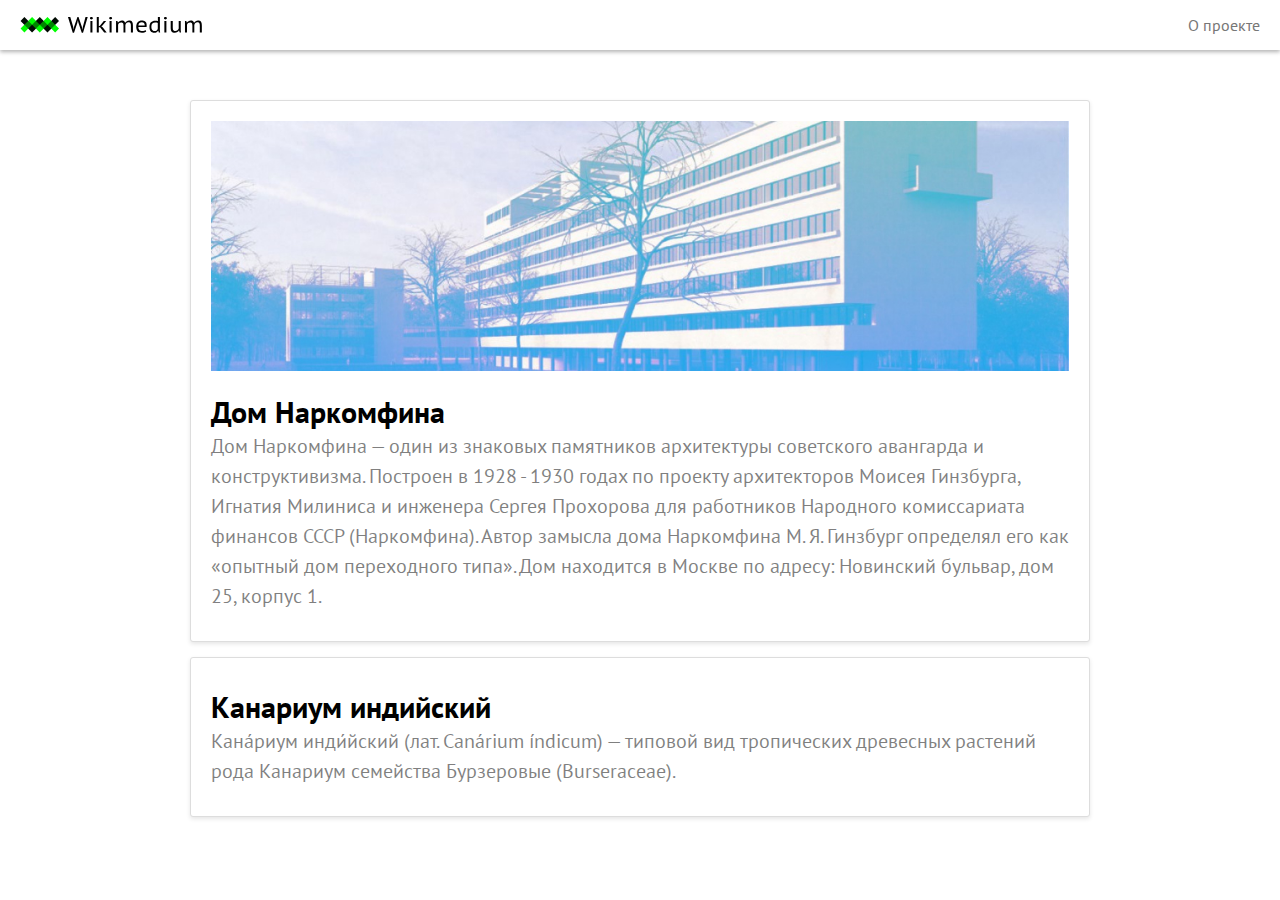
<file: index.html>
<!DOCTYPE html>
<html lang="en" dir="ltr">
  <head>
    <meta charset="utf-8">
    <meta name="viewport" content="width=device-width">
    <title>Главная</title>
    <link rel="icon" type="image/x-icon" href="images/favicon.ico" />
    <link rel="icon" type="image/png" href="images/favicon.png" />
    <link rel="stylesheet" href="stylesheets/style.css">
    <meta property="og:type" content="article">
    <meta property="og:url" content="polinaefimovaa.github.io">
    <meta property="og:title" content="Wikimedium">
    <meta property="og:description" content="Проект для изучения основ html и css">
    <meta property="og:image" content="https://polinaefimovaa.github.io/Dom_Narkomfina/images/narkomfin.jpg">
  </head>
  <body>
    <div class = "menubar">
      <a href="index.html"><img src="images/logo.svg" alt=""></a>
      <a href="about.html">О проекте</a>
    </div>
    <div class="index_item">
      <img src="images/narkomfin.jpg" alt="">
      <a href="narkomfin.html"></a>
      <h1>Дом Наркомфина</h1>
      <p>Дом Наркомфина — один из знаковых памятников архитектуры советского авангарда и конструктивизма. Построен в 1928 - 1930 годах по проекту архитекторов Моисея Гинзбурга, Игнатия Милиниса и инженера Сергея Прохорова для работников Народного комиссариата финансов СССР (Наркомфина). Автор замысла дома Наркомфина М. Я. Гинзбург определял его как «опытный дом переходного типа». Дом находится в Москве по адресу: Новинский бульвар, дом 25, корпус 1. </p>
      <a href="narkomfin.html"></a>
    </div>
    <div class="index_item">
      <h1>Канариум индийский</h1>
      <p>Кана́риум инди́йский (лат. Canárium índicum) — типовой вид тропических древесных растений рода Канариум семейства Бурзеровые (Burseraceae).</p>
      <a href="kanarium.html"></a>
    </div>
  </body>
</html>
</file>
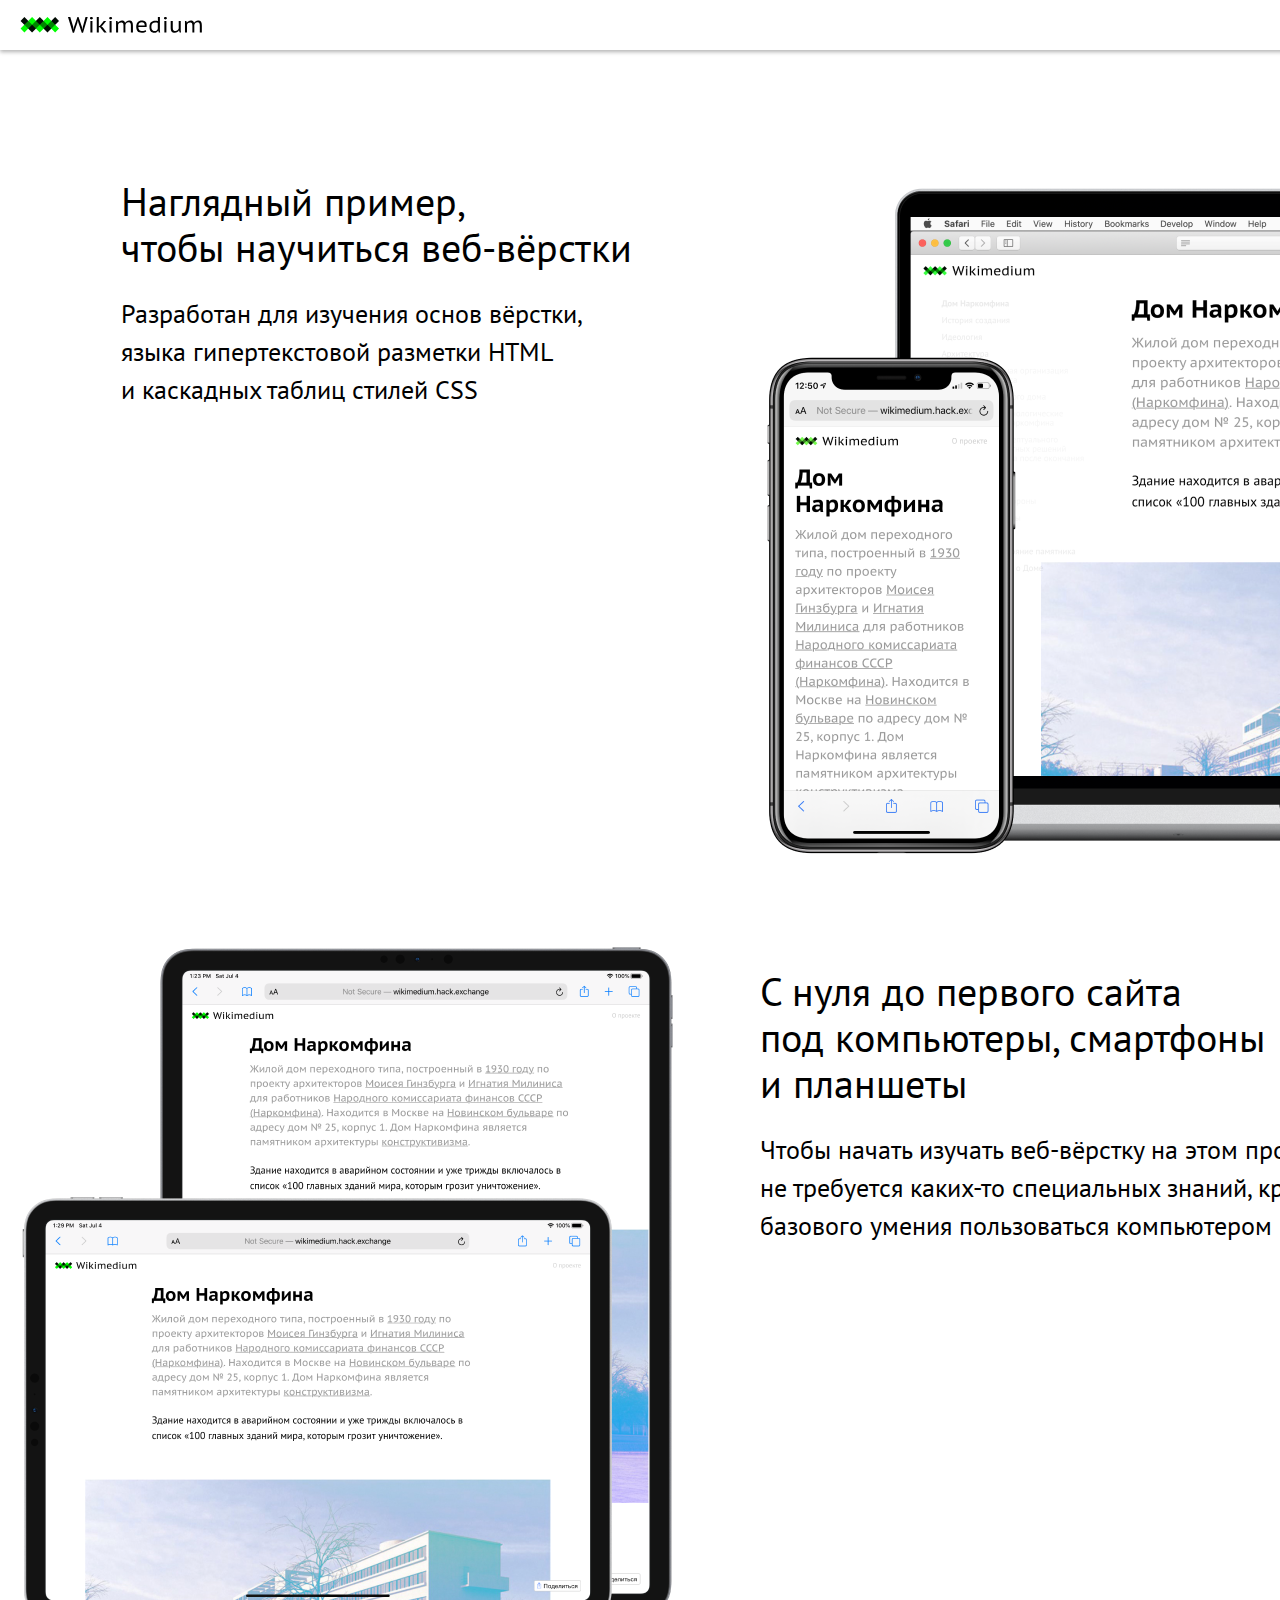
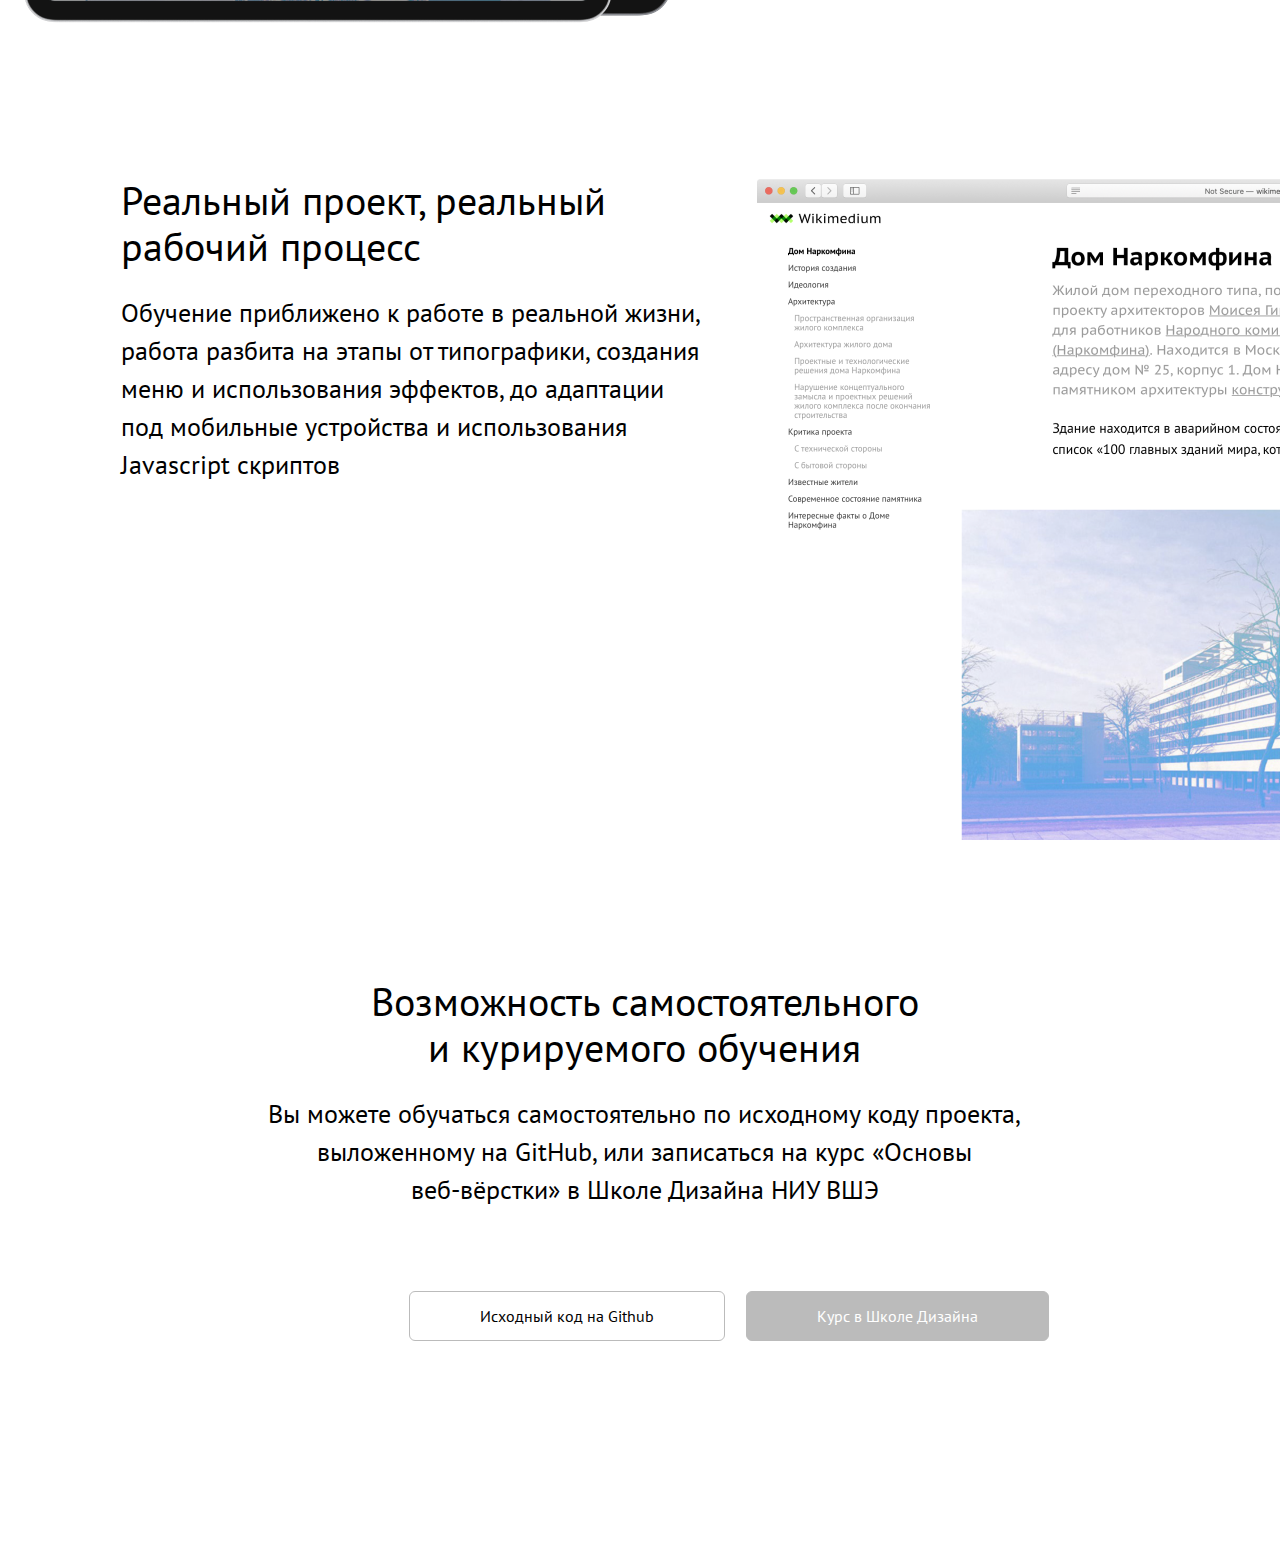
<file: about.html>
<!DOCTYPE html>
<html lang="en" dir="ltr">
  <head>
    <meta charset="utf-8">
    <meta name="viewport" content="width=device-width">
    <title>О проекте</title>
    <link rel="stylesheet" href="stylesheets/style.css">
    <link rel="icon" type="image/x-icon" href="images/favicon.ico" />
    <meta property="og:type" content="article">
    <meta property="og:url" content="polinaefimovaa.github.io">
    <meta property="og:title" content="Wikimedium">
    <meta property="og:description" content="Проект для изучения основ html и css">
    <meta property="og:image" content="https://polinaefimovaa.github.io/Dom_Narkomfina/images/narkomfin.jpg">

  </head>
  <body>
    <div class="allabout">
      <div class = "menubar">
        <a href="index.html"><img src="images/logo.svg" alt=""></a>
        <a href="about.html">О проекте</a>
      </div>
      <section>
        <div>
          <h2>Наглядный пример, <br> чтобы научиться веб-вёрстки</h2>
          <p>Разработан  для изучения основ вёрстки,<br> языка гипертекстовой разметки HTML <br> и каскадных таблиц стилей CSS</p>
        </div>
        <div>
          <img src="images/about1.png" alt="">
        </div>
      </section>

      <section>
        <div>
          <img src="images/about2.png" alt="">
        </div>
        <div>
          <h2>С нуля до первого сайта <br> под компьютеры, смартфоны <br> и планшеты</h2>
          <p>Чтобы начать изучать веб-вёрстку на этом проекте,<br> не требуется каких-то специальных знаний, кроме <br> базового умения пользоваться компьютером</p>
        </div>

      </section>

      <section>
        <div>
          <h2>Реальный проект, реальный <br> рабочий процесс</h2>
          <p>Обучение приближено к работе в реальной жизни,<br> работа разбита на этапы от типографики, создания <br> меню и использования эффектов, до адаптации <br> под мобильные устройства и использования <br> Javascript скриптов</p>
        </div>
        <div>
          <img src="images/about3.png" alt="">
        </div>
      </section>

      <section class="bottom_block">
        <h2>Возможность самостоятельного  <br>и курируемого обучения</h2>
        <p>Вы можете обучаться самостоятельно по исходному коду проекта, <br> выложенному на GitHub, или записаться на курс «‎Основы <br> веб-вёрстки»‎ в Школе Дизайна НИУ ВШЭ </p>
        <a href="https://github.com/polinaefimovaa/Dom_Narkomfina" target = "_blank">Исходный код на Github</a>
        <a class = "btm_black" href="https://design.hse.ru" target = "_blank">Курс в Школе Дизайна</a>
      </section>
    </div>






  </body>
</html>
</file>
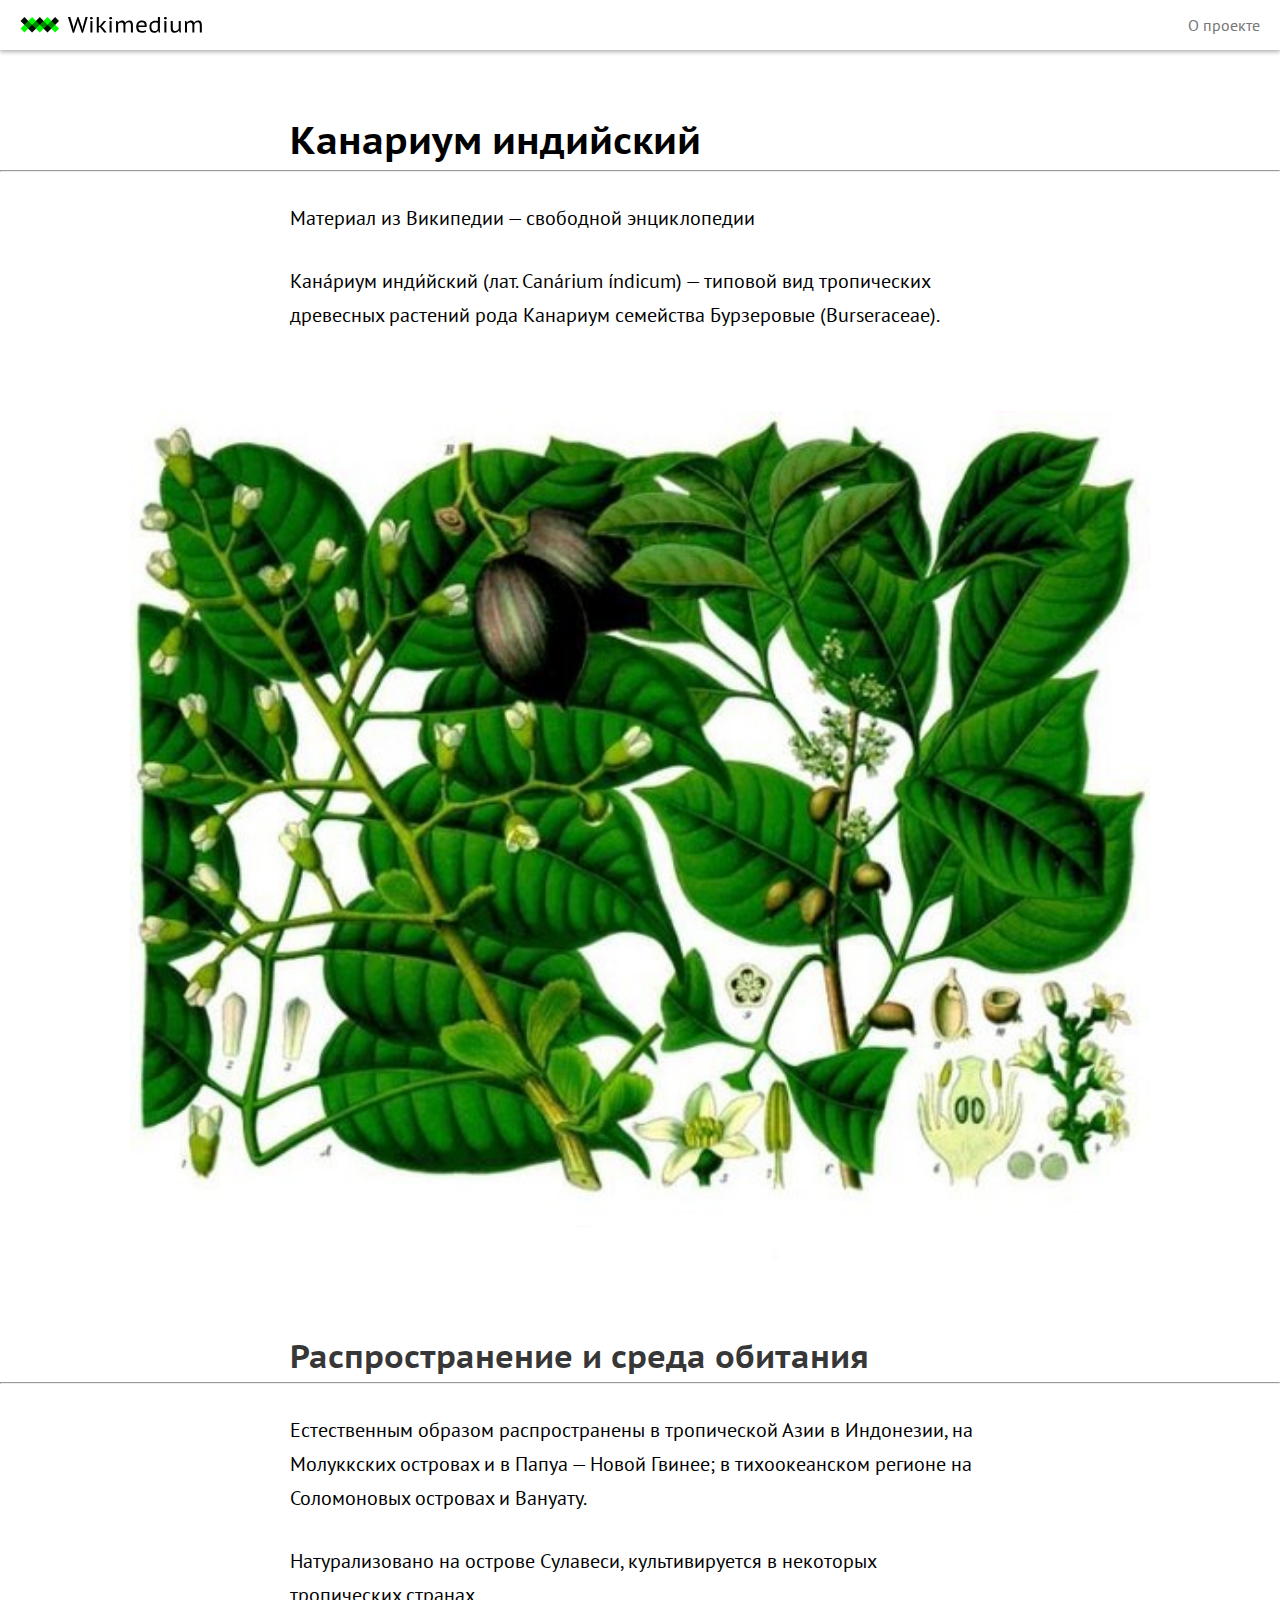
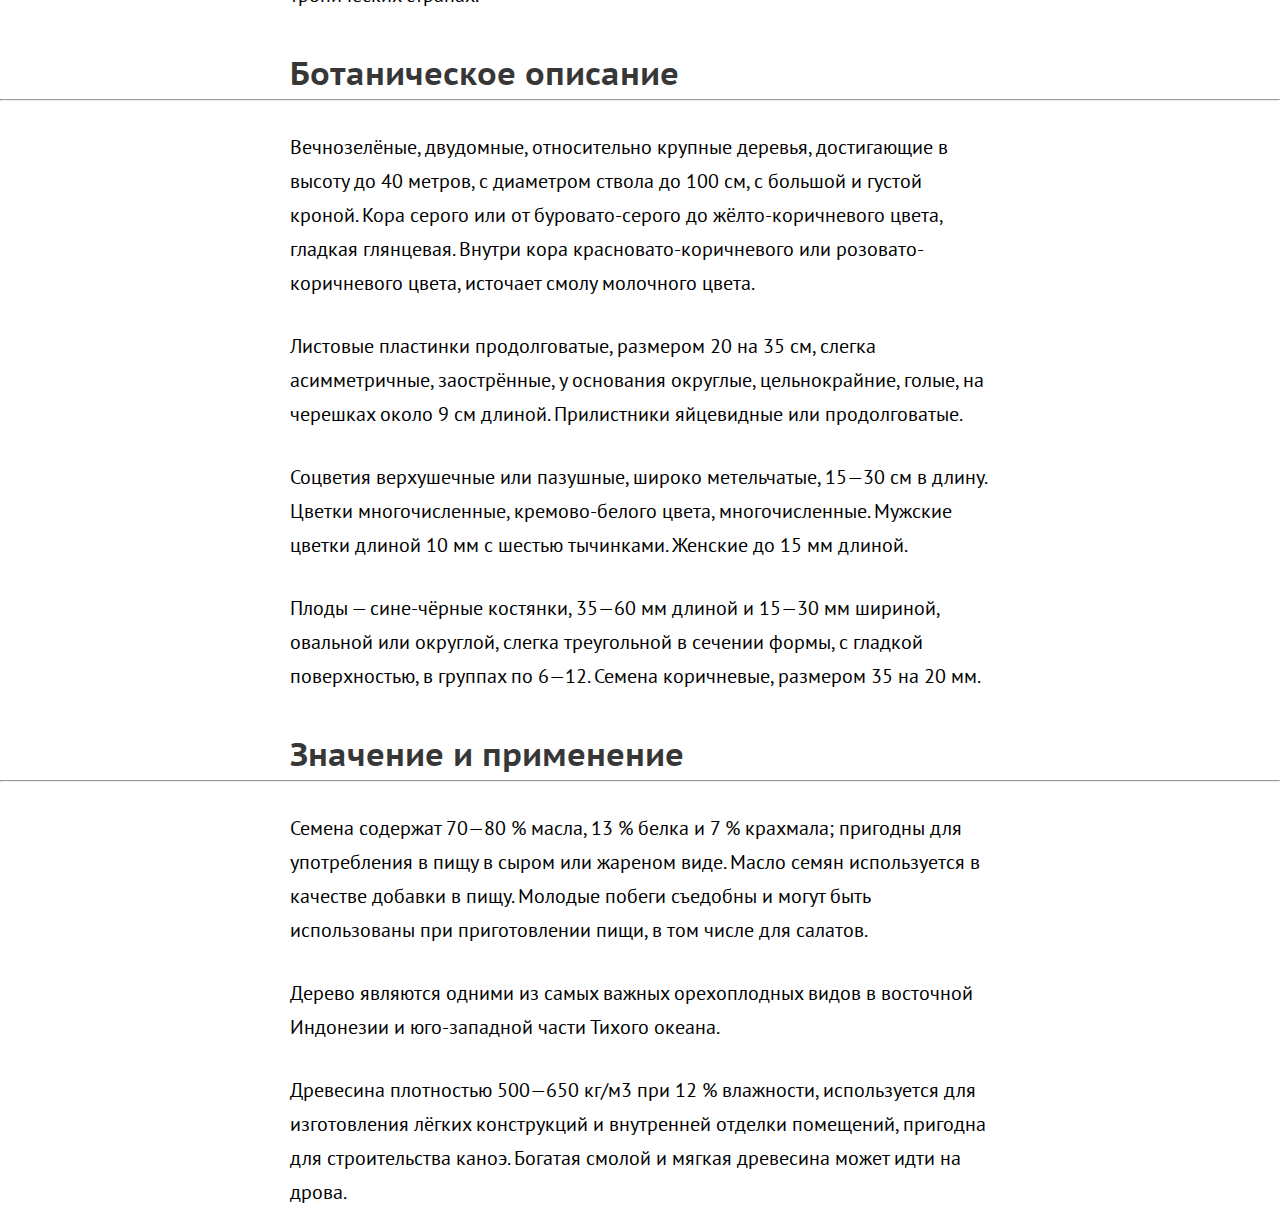
<file: kanarium.html>
<!DOCTYPE html>
<html lang="en" dir="ltr">
  <head>
    <meta charset="utf-8">
    <meta name="viewport" content="width=device-width">
    <title>Канариум индийский</title>
    <link rel="icon" type="image/x-icon" href="images/favicon.ico" />
    <link rel="icon" type="image/png" href="images/favicon.png" />
    <link rel="stylesheet" href="stylesheets/style.css">
    <script src="javascripts/jquery.js" charset="utf-8"></script>
    <meta property="og:type" content="article">
    <meta property="og:url" content="polinaefimovaa.github.io">
    <meta property="og:title" content="Wikimedium">
    <meta property="og:description" content="Проект для изучения основ html и css">
    <meta property="og:image" content="https://polinaefimovaa.github.io/Dom_Narkomfina/images/narkomfin.jpg">

  </head>
  <body>
    <div class = "menubar">
      <a href="index.html"><img src="images/logo.svg" alt=""></a>
      <a href="about.html">О проекте</a>
    </div>
    <article>
      <h1>Канариум индийский</h1>
      <hr>
      <p>Материал из Википедии — свободной энциклопедии</p>
      <p><strong>Кана́риум инди́йский</strong> (лат. <em>Canárium índicum</em>) — типовой вид тропических древесных растений рода Канариум семейства Бурзеровые (<em>Burseraceae</em>).</p>
      <img src="images/kanarium.jpg" alt="">
      <h2>Распространение и среда обитания</h2>
      <hr>
      <p>Естественным образом распространены в тропической Азии в Индонезии, на Молуккских островах и в Папуа — Новой Гвинее; в тихоокеанском регионе на Соломоновых островах и Вануату.</p>
      <p>Натурализовано на острове Сулавеси, культивируется в некоторых тропических странах.</p>
      <h2>Ботаническое описание</h2>
      <hr>
      <p>Вечнозелёные, двудомные, относительно крупные деревья, достигающие в высоту до 40 метров, с диаметром ствола до 100 см, с большой и густой кроной. Кора серого или от буровато-серого до жёлто-коричневого цвета, гладкая глянцевая. Внутри кора красновато-коричневого или розовато-коричневого цвета, источает смолу молочного цвета.</p>
      <p>Листовые пластинки продолговатые, размером 20 на 35 см, слегка асимметричные, заострённые, у основания округлые, цельнокрайние, голые, на черешках около 9 см длиной. Прилистники яйцевидные или продолговатые.</p>
      <p>Соцветия верхушечные или пазушные, широко метельчатые, 15—30 см в длину. Цветки многочисленные, кремово-белого цвета, многочисленные. Мужские цветки длиной 10 мм с шестью тычинками. Женские до 15 мм длиной.</p>
      <p>Плоды — сине-чёрные костянки, 35—60 мм длиной и 15—30 мм шириной, овальной или округлой, слегка треугольной в сечении формы, с гладкой поверхностью, в группах по 6—12. Семена коричневые, размером 35 на 20 мм.</p>
      <h2>Значение и применение</h2>
      <hr>
      <p>Семена содержат 70—80 % масла, 13 % белка и 7 % крахмала; пригодны для употребления в пищу в сыром или жареном виде. Масло семян используется в качестве добавки в пищу. Молодые побеги съедобны и могут быть использованы при приготовлении пищи, в том числе для салатов.</p>
      <p>Дерево являются одними из самых важных орехоплодных видов в восточной Индонезии и юго-западной части Тихого океана.</p>
      <p>Древесина плотностью 500—650 кг/м3 при 12 % влажности, используется для изготовления лёгких конструкций и внутренней отделки помещений, пригодна для строительства каноэ. Богатая смолой и мягкая древесина может идти на дрова.</p>
    </article>
  </body>
</html>
</file>
<file: stylesheets/style.css>
@import 'reset.css';
@import url('https://fonts.googleapis.com/css?family=PT+Sans+Caption:400,700|PT+Sans:400,400i,700,700i&amp;subset=cyrillic');
@import 'layout.css';
@import 'sidebar.css';
@import 'content.css';
@import 'menubar.css';
@import 'about.css';
@import 'index.css';
@import 'responsive.css';
</file>
